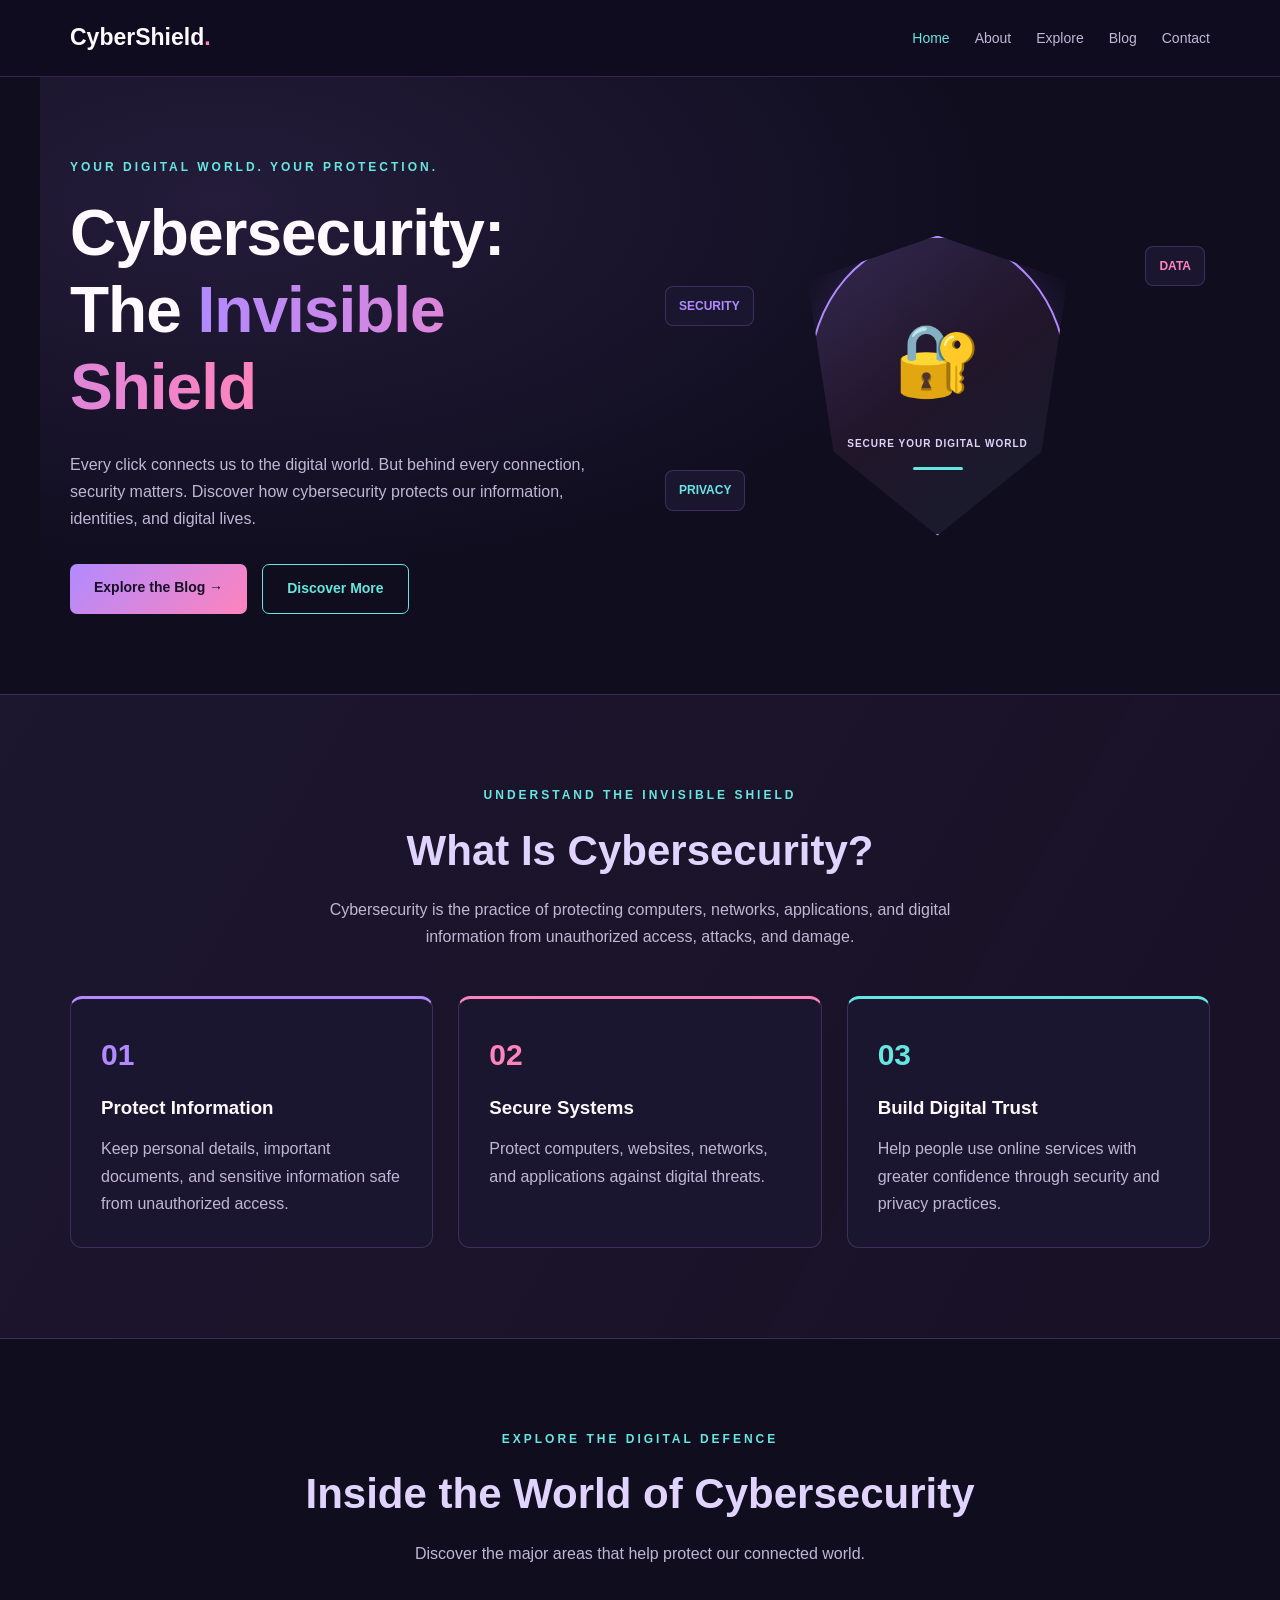
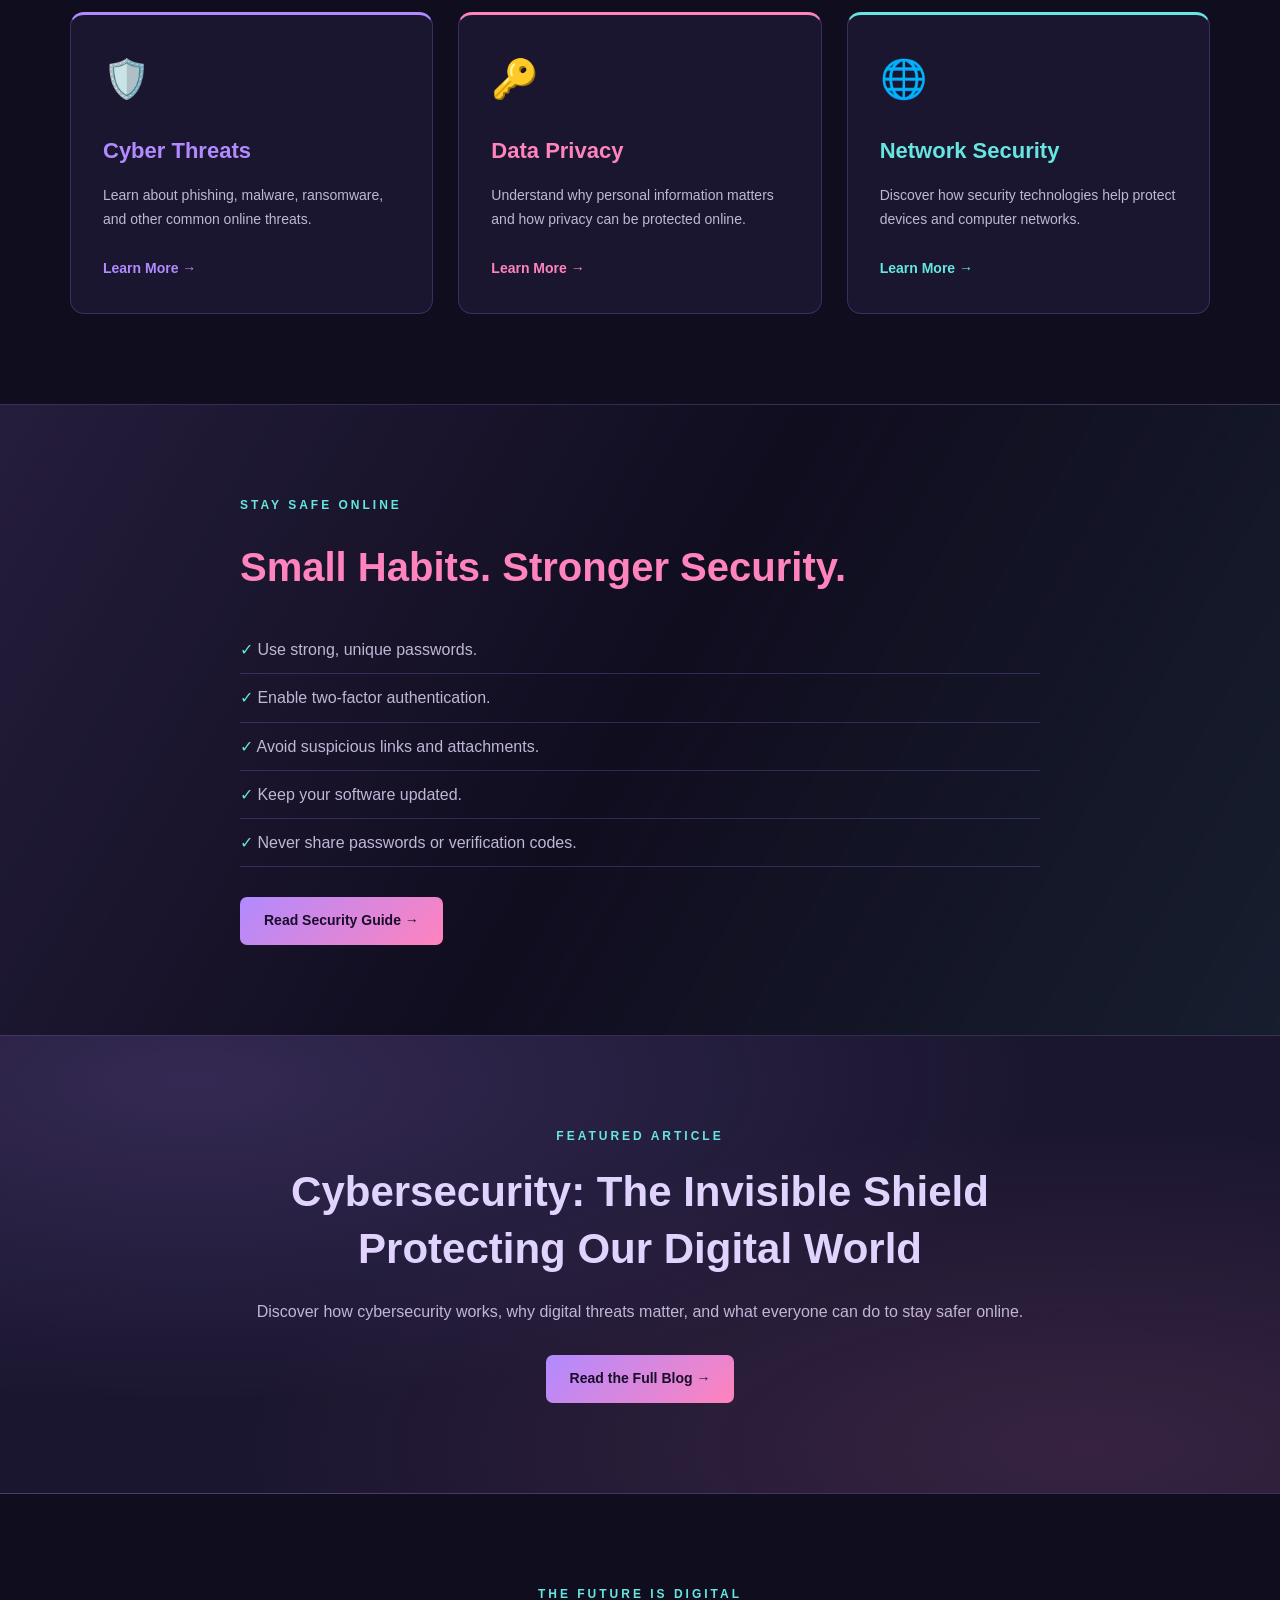
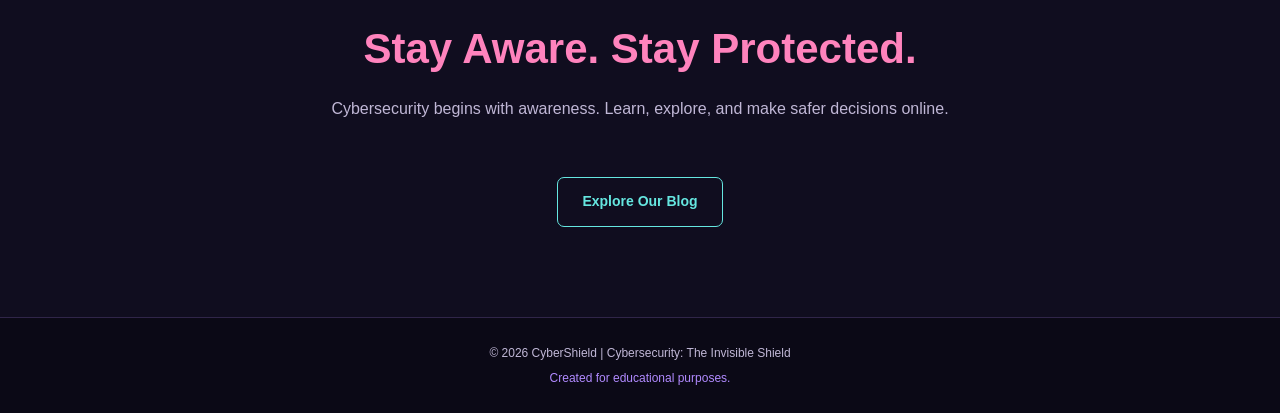
<file: index.html>
<!DOCTYPE html>
<html lang="en">
<head>
    <meta charset="UTF-8">
    <meta name="viewport" content="width=device-width, initial-scale=1.0">

    <title>Cybersecurity | The Invisible Shield</title>

    <link rel="stylesheet" href="style.css">
</head>

<body>

    <!-- Navigation Bar -->
    <header>
        <nav class="navbar">
            <a href="index.html" class="logo">
                CyberShield<span>.</span>
            </a>

            <ul class="nav-links">
                <li><a href="index.html" class="active">Home</a></li>
                <li><a href="#about">About</a></li>
                <li><a href="#explore">Explore</a></li>
                <li><a href="blog.html">Blog</a></li>
                <li><a href="#contact">Contact</a></li>
            </ul>
        </nav>
    </header>

    <!-- Hero Section -->
    <section class="hero">

        <div class="hero-content">
            <p class="tagline">YOUR DIGITAL WORLD. YOUR PROTECTION.</p>

            <h1>
                Cybersecurity:<br>
                The <span>Invisible Shield</span>
            </h1>

            <p class="hero-description">
                Every click connects us to the digital world.
                But behind every connection, security matters.
                Discover how cybersecurity protects our information,
                identities, and digital lives.
            </p>

            <div class="hero-buttons">
                <a href="blog.html" class="btn primary-btn">
                    Explore the Blog →
                </a>

                <a href="#explore" class="btn secondary-btn">
                    Discover More
                </a>
            </div>
        </div>

        <div class="hero-visual">
            <div class="shield">
                <div class="shield-icon">🔐</div>
                <p>SECURE YOUR DIGITAL WORLD</p>
                <span class="shield-line"></span>
            </div>

            <span class="floating floating-one">DATA</span>
            <span class="floating floating-two">PRIVACY</span>
            <span class="floating floating-three">SECURITY</span>
        </div>

    </section>

    <!-- About Section -->
    <section class="section about" id="about">

        <div class="section-heading">
            <p class="tagline">UNDERSTAND THE INVISIBLE SHIELD</p>

            <h2>What Is Cybersecurity?</h2>

            <p class="section-description">
                Cybersecurity is the practice of protecting computers,
                networks, applications, and digital information from
                unauthorized access, attacks, and damage.
            </p>
        </div>

        <div class="about-grid">

            <div class="about-box">
                <span class="about-number">01</span>
                <h3>Protect Information</h3>
                <p>
                    Keep personal details, important documents,
                    and sensitive information safe from unauthorized access.
                </p>
            </div>

            <div class="about-box">
                <span class="about-number">02</span>
                <h3>Secure Systems</h3>
                <p>
                    Protect computers, websites, networks, and applications
                    against digital threats.
                </p>
            </div>

            <div class="about-box">
                <span class="about-number">03</span>
                <h3>Build Digital Trust</h3>
                <p>
                    Help people use online services with greater confidence
                    through security and privacy practices.
                </p>
            </div>

        </div>

    </section>

    <!-- Explore Section -->
    <section class="section explore" id="explore">

        <div class="section-heading">
            <p class="tagline">EXPLORE THE DIGITAL DEFENCE</p>

            <h2>Inside the World of Cybersecurity</h2>

            <p class="section-description">
                Discover the major areas that help protect our
                connected world.
            </p>
        </div>

        <div class="card-container">

            <article class="topic-card purple-card">
                <div class="card-icon">🛡️</div>

                <h3>Cyber Threats</h3>

                <p>
                    Learn about phishing, malware, ransomware,
                    and other common online threats.
                </p>

                <a href="blog.html" class="card-link">
                    Learn More →
                </a>
            </article>

            <article class="topic-card pink-card">
                <div class="card-icon">🔑</div>

                <h3>Data Privacy</h3>

                <p>
                    Understand why personal information matters
                    and how privacy can be protected online.
                </p>

                <a href="blog.html" class="card-link">
                    Learn More →
                </a>
            </article>

            <article class="topic-card cyan-card">
                <div class="card-icon">🌐</div>

                <h3>Network Security</h3>

                <p>
                    Discover how security technologies help
                    protect devices and computer networks.
                </p>

                <a href="blog.html" class="card-link">
                    Learn More →
                </a>
            </article>

        </div>

    </section>

    <!-- Safety Tips Section -->
    <section class="tips-section">

        <div class="tips-content">
            <p class="tagline">STAY SAFE ONLINE</p>

            <h2>Small Habits. Stronger Security.</h2>

            <ul class="tips-list">
                <li>✓ Use strong, unique passwords.</li>
                <li>✓ Enable two-factor authentication.</li>
                <li>✓ Avoid suspicious links and attachments.</li>
                <li>✓ Keep your software updated.</li>
                <li>✓ Never share passwords or verification codes.</li>
            </ul>

            <a href="blog.html" class="btn primary-btn">
                Read Security Guide →
            </a>
        </div>

    </section>

    <!-- Blog Preview -->
    <section class="blog-preview">

        <div class="preview-content">
            <p class="tagline">FEATURED ARTICLE</p>

            <h2>
                Cybersecurity: The Invisible Shield
                Protecting Our Digital World
            </h2>

            <p>
                Discover how cybersecurity works, why digital threats
                matter, and what everyone can do to stay safer online.
            </p>

            <a href="blog.html" class="btn primary-btn">
                Read the Full Blog →
            </a>
        </div>

    </section>

    <!-- Contact Section -->
    <section class="section contact" id="contact">

        <div class="section-heading">
            <p class="tagline">THE FUTURE IS DIGITAL</p>

            <h2>Stay Aware. Stay Protected.</h2>

            <p class="section-description">
                Cybersecurity begins with awareness.
                Learn, explore, and make safer decisions online.
            </p>
        </div>

        <a href="blog.html" class="btn secondary-btn">
            Explore Our Blog
        </a>

    </section>

    <!-- Footer -->
    <footer>
        <p>
            © 2026 CyberShield | Cybersecurity: The Invisible Shield
        </p>

        <p class="footer-note">
            Created for educational purposes.
        </p>
    </footer>

</body>
</html>
</file>
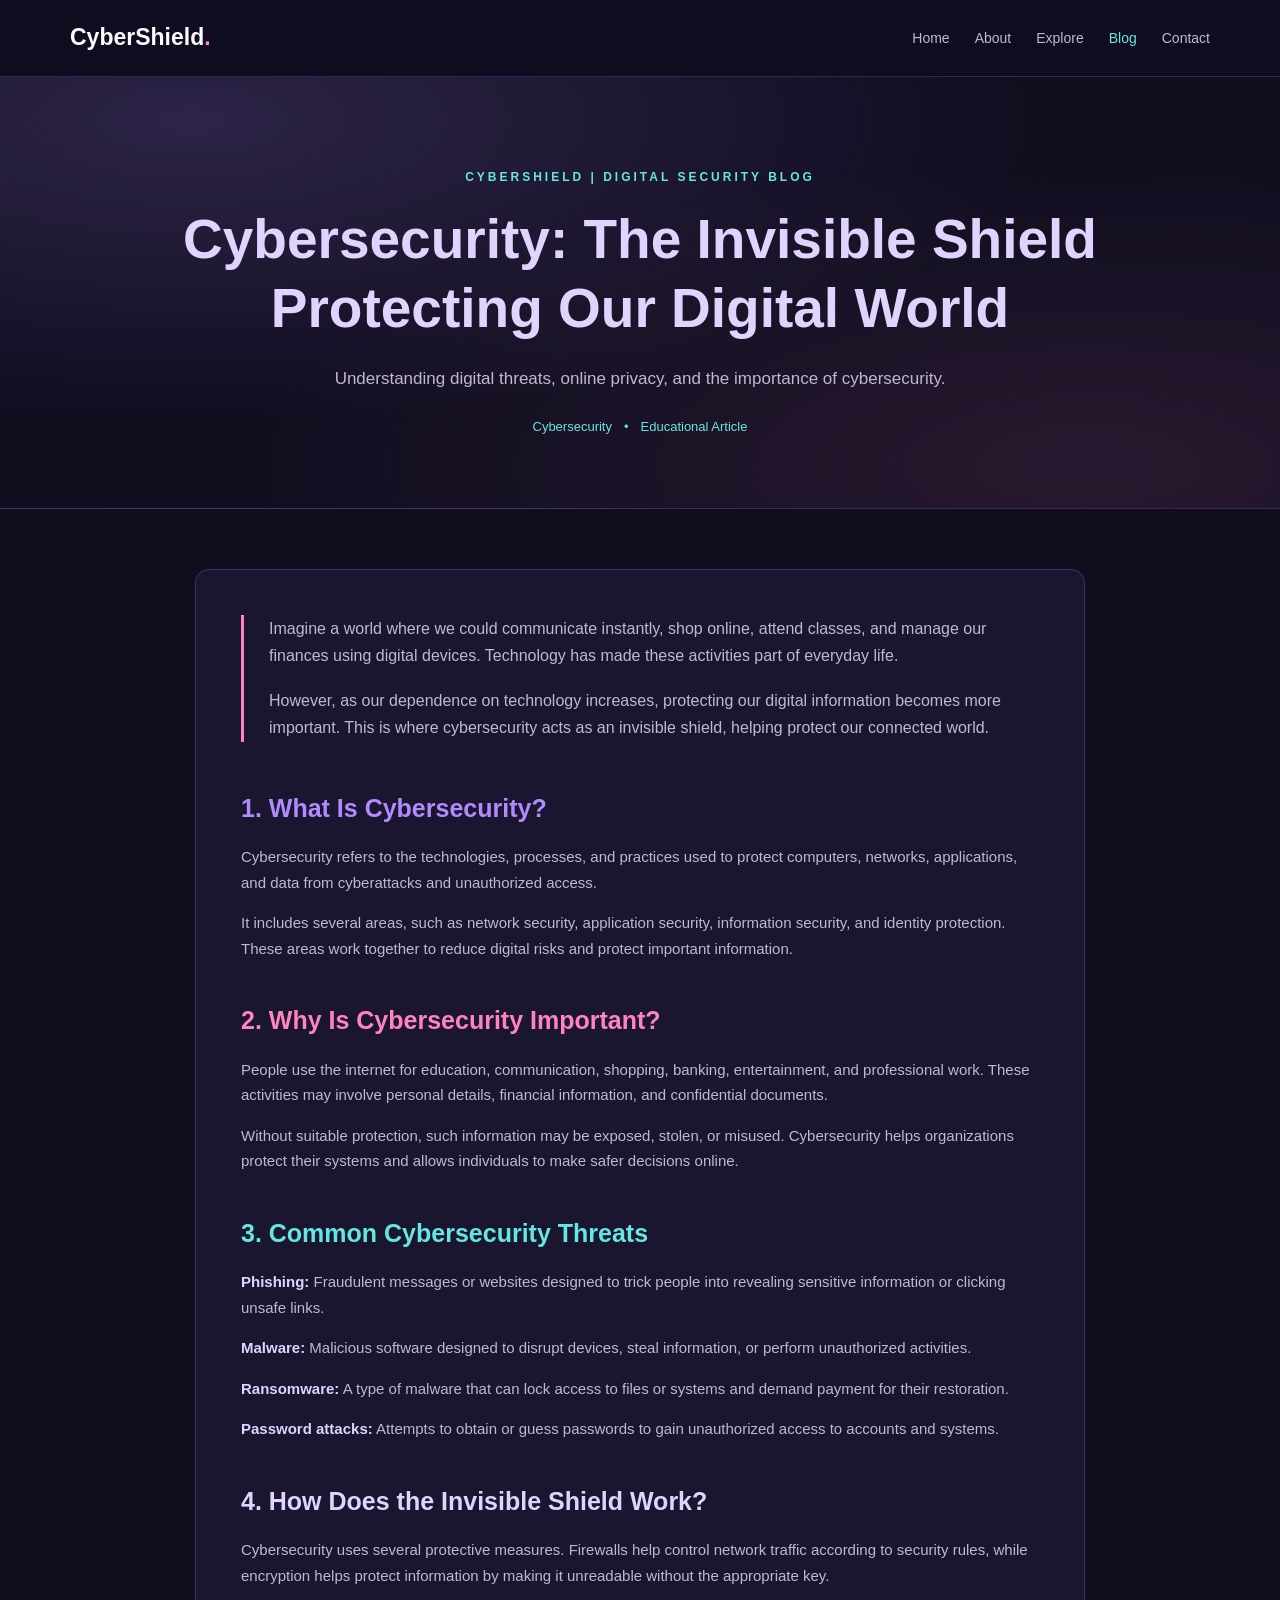
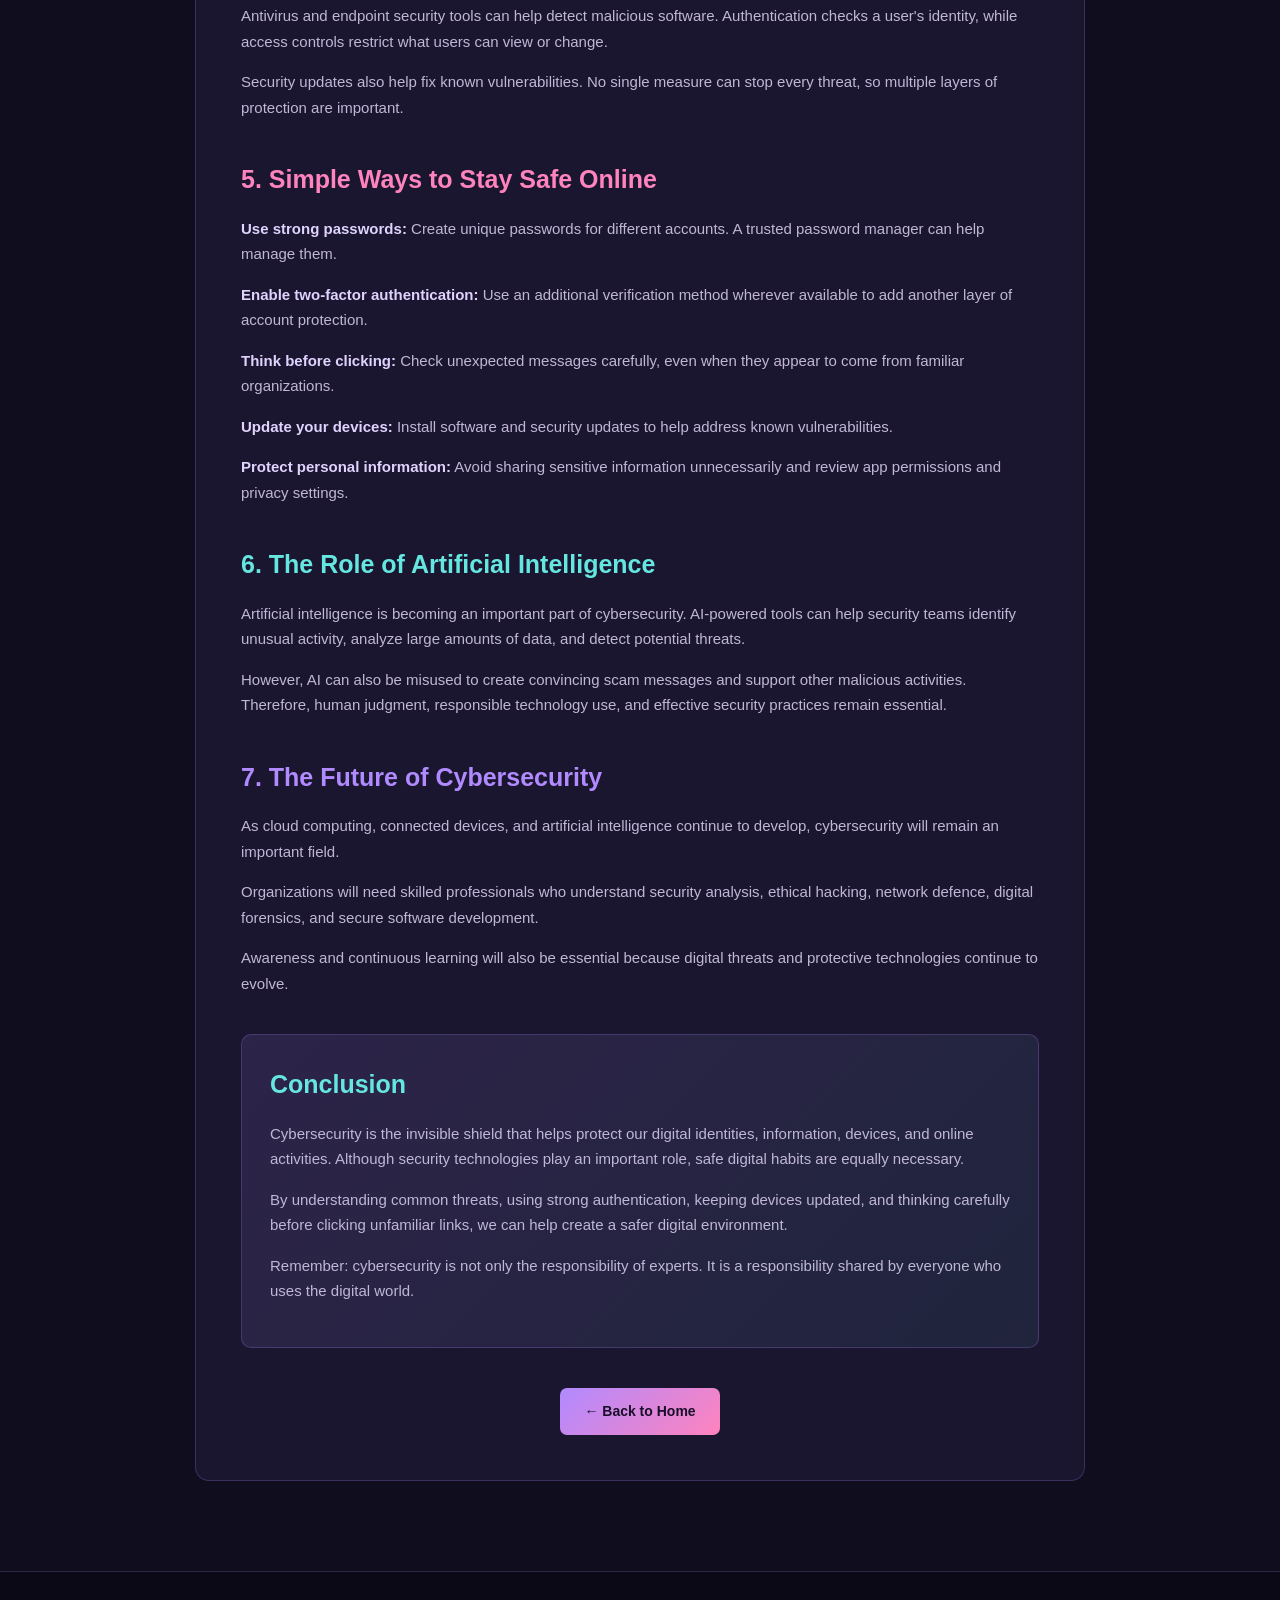
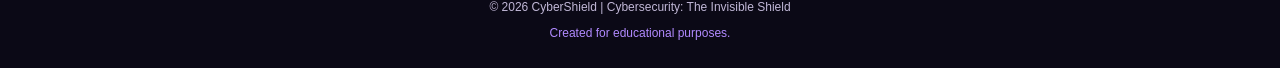
<file: blog.html>
<!DOCTYPE html>
<html lang="en">
<head>
    <meta charset="UTF-8">
    <meta name="viewport" content="width=device-width, initial-scale=1.0">

    <title>Cybersecurity Blog | CyberShield</title>

    <link rel="stylesheet" href="style.css">
</head>

<body>

    <!-- Navigation Bar -->
    <header>
        <nav class="navbar">
            <a href="index.html" class="logo">
                CyberShield<span>.</span>
            </a>

            <ul class="nav-links">
                <li><a href="index.html">Home</a></li>
                <li><a href="index.html#about">About</a></li>
                <li><a href="index.html#explore">Explore</a></li>
                <li><a href="blog.html" class="active">Blog</a></li>
                <li><a href="index.html#contact">Contact</a></li>
            </ul>
        </nav>
    </header>

    <!-- Blog Header -->
    <section class="blog-hero">

        <p class="tagline">CYBERSHIELD | DIGITAL SECURITY BLOG</p>

        <h1>
            Cybersecurity: The Invisible Shield
            Protecting Our Digital World
        </h1>

        <p class="blog-subtitle">
            Understanding digital threats, online privacy,
            and the importance of cybersecurity.
        </p>

        <div class="blog-meta">
            <span>Cybersecurity</span>
            <span>•</span>
            <span>Educational Article</span>
        </div>

    </section>

    <!-- Blog Article -->
    <main class="article-container">

        <article class="blog-article">

            <div class="article-intro">
                <p>
                    Imagine a world where we could communicate instantly,
                    shop online, attend classes, and manage our finances
                    using digital devices. Technology has made these
                    activities part of everyday life.
                </p>

                <p>
                    However, as our dependence on technology increases,
                    protecting our digital information becomes more
                    important. This is where cybersecurity acts as an
                    invisible shield, helping protect our connected world.
                </p>
            </div>

            <section class="article-section">
                <h2>1. What Is Cybersecurity?</h2>

                <p>
                    Cybersecurity refers to the technologies, processes,
                    and practices used to protect computers, networks,
                    applications, and data from cyberattacks and
                    unauthorized access.
                </p>

                <p>
                    It includes several areas, such as network security,
                    application security, information security, and
                    identity protection. These areas work together to
                    reduce digital risks and protect important information.
                </p>
            </section>

            <section class="article-section">
                <h2>2. Why Is Cybersecurity Important?</h2>

                <p>
                    People use the internet for education, communication,
                    shopping, banking, entertainment, and professional work.
                    These activities may involve personal details,
                    financial information, and confidential documents.
                </p>

                <p>
                    Without suitable protection, such information may be
                    exposed, stolen, or misused. Cybersecurity helps
                    organizations protect their systems and allows
                    individuals to make safer decisions online.
                </p>
            </section>

            <section class="article-section">
                <h2>3. Common Cybersecurity Threats</h2>

                <p>
                    <strong>Phishing:</strong> Fraudulent messages or
                    websites designed to trick people into revealing
                    sensitive information or clicking unsafe links.
                </p>

                <p>
                    <strong>Malware:</strong> Malicious software designed
                    to disrupt devices, steal information, or perform
                    unauthorized activities.
                </p>

                <p>
                    <strong>Ransomware:</strong> A type of malware that
                    can lock access to files or systems and demand
                    payment for their restoration.
                </p>

                <p>
                    <strong>Password attacks:</strong> Attempts to obtain
                    or guess passwords to gain unauthorized access
                    to accounts and systems.
                </p>
            </section>

            <section class="article-section">
                <h2>4. How Does the Invisible Shield Work?</h2>

                <p>
                    Cybersecurity uses several protective measures.
                    Firewalls help control network traffic according
                    to security rules, while encryption helps protect
                    information by making it unreadable without the
                    appropriate key.
                </p>

                <p>
                    Antivirus and endpoint security tools can help detect
                    malicious software. Authentication checks a user's
                    identity, while access controls restrict what users
                    can view or change.
                </p>

                <p>
                    Security updates also help fix known vulnerabilities.
                    No single measure can stop every threat, so multiple
                    layers of protection are important.
                </p>
            </section>

            <section class="article-section">
                <h2>5. Simple Ways to Stay Safe Online</h2>

                <p>
                    <strong>Use strong passwords:</strong>
                    Create unique passwords for different accounts.
                    A trusted password manager can help manage them.
                </p>

                <p>
                    <strong>Enable two-factor authentication:</strong>
                    Use an additional verification method wherever
                    available to add another layer of account protection.
                </p>

                <p>
                    <strong>Think before clicking:</strong>
                    Check unexpected messages carefully, even when
                    they appear to come from familiar organizations.
                </p>

                <p>
                    <strong>Update your devices:</strong>
                    Install software and security updates to help
                    address known vulnerabilities.
                </p>

                <p>
                    <strong>Protect personal information:</strong>
                    Avoid sharing sensitive information unnecessarily
                    and review app permissions and privacy settings.
                </p>
            </section>

            <section class="article-section">
                <h2>6. The Role of Artificial Intelligence</h2>

                <p>
                    Artificial intelligence is becoming an important
                    part of cybersecurity. AI-powered tools can help
                    security teams identify unusual activity, analyze
                    large amounts of data, and detect potential threats.
                </p>

                <p>
                    However, AI can also be misused to create convincing
                    scam messages and support other malicious activities.
                    Therefore, human judgment, responsible technology use,
                    and effective security practices remain essential.
                </p>
            </section>

            <section class="article-section">
                <h2>7. The Future of Cybersecurity</h2>

                <p>
                    As cloud computing, connected devices, and artificial
                    intelligence continue to develop, cybersecurity will
                    remain an important field.
                </p>

                <p>
                    Organizations will need skilled professionals who
                    understand security analysis, ethical hacking,
                    network defence, digital forensics, and secure
                    software development.
                </p>

                <p>
                    Awareness and continuous learning will also be
                    essential because digital threats and protective
                    technologies continue to evolve.
                </p>
            </section>

            <section class="conclusion">
                <h2>Conclusion</h2>

                <p>
                    Cybersecurity is the invisible shield that helps
                    protect our digital identities, information,
                    devices, and online activities. Although security
                    technologies play an important role, safe digital
                    habits are equally necessary.
                </p>

                <p>
                    By understanding common threats, using strong
                    authentication, keeping devices updated, and thinking
                    carefully before clicking unfamiliar links, we can
                    help create a safer digital environment.
                </p>

                <p>
                    Remember: cybersecurity is not only the responsibility
                    of experts. It is a responsibility shared by everyone
                    who uses the digital world.
                </p>
            </section>

            <div class="back-link">
                <a href="index.html" class="btn primary-btn">
                    ← Back to Home
                </a>
            </div>

        </article>

    </main>

    <!-- Footer -->
    <footer>
        <p>
            © 2026 CyberShield | Cybersecurity: The Invisible Shield
        </p>

        <p class="footer-note">
            Created for educational purposes.
        </p>
    </footer>

</body>
</html>
</file>
<file: style.css>
/* ==========================================
   CYBERSHIELD - THE INVISIBLE SHIELD
   ========================================== */

/* Colour Palette */
:root {
    --background: #100d1f;
    --card-background: #1b1630;
    --purple: #b18aff;
    --pink: #ff83bd;
    --cyan: #65e6e0;
    --lavender: #e0d4ff;
    --white: #fffaff;
    --muted: #c0b7d6;
    --border: rgba(177, 138, 255, 0.22);
}

/* Reset */
* {
    margin: 0;
    padding: 0;
    box-sizing: border-box;
}

/* General Styles */
html {
    scroll-behavior: smooth;
    scroll-padding-top: 100px;
}

body {
    font-family: Arial, Helvetica, sans-serif;
    background: var(--background);
    color: var(--white);
    line-height: 1.7;
}

a {
    color: inherit;
    text-decoration: none;
}

p {
    color: var(--muted);
}

/* Navigation */
header {
    background: rgba(16, 13, 31, 0.97);
    border-bottom: 1px solid var(--border);
    position: sticky;
    top: 0;
    z-index: 100;
}

.navbar {
    max-width: 1200px;
    min-height: 76px;
    margin: auto;
    padding: 15px 30px;
    display: flex;
    align-items: center;
    justify-content: space-between;
    gap: 25px;
}

.logo {
    font-size: 23px;
    font-weight: bold;
    white-space: nowrap;
    color: var(--white);
}

.logo span {
    color: var(--pink);
}

.nav-links {
    display: flex;
    align-items: center;
    gap: 25px;
    list-style: none;
}

.nav-links a {
    color: var(--muted);
    font-size: 14px;
    transition: color 0.3s ease;
}

.nav-links a:hover,
.nav-links a.active {
    color: var(--cyan);
}

/* Buttons */
.btn {
    display: inline-block;
    padding: 12px 24px;
    border-radius: 7px;
    font-size: 14px;
    font-weight: bold;
    transition: 0.3s ease;
}

.primary-btn {
    background: linear-gradient(135deg, var(--purple), var(--pink));
    color: #180e29;
}

.primary-btn:hover {
    background: linear-gradient(135deg, var(--cyan), var(--lavender));
    transform: translateY(-3px);
}

.secondary-btn {
    border: 1px solid var(--cyan);
    color: var(--cyan);
}

.secondary-btn:hover {
    background: rgba(101, 230, 224, 0.1);
    transform: translateY(-3px);
}

/* Hero Section */
.hero {
    max-width: 1200px;
    min-height: 600px;
    margin: auto;
    padding: 80px 30px;
    display: flex;
    align-items: center;
    justify-content: space-between;
    gap: 50px;
    background:
        radial-gradient(
            ellipse at 15% 20%,
            rgba(177, 138, 255, 0.12),
            transparent 55%
        );
}

.hero-content {
    flex: 1;
}

.tagline {
    color: var(--cyan);
    font-size: 12px;
    font-weight: bold;
    letter-spacing: 3px;
    margin-bottom: 18px;
}

.hero h1 {
    font-size: clamp(38px, 5vw, 66px);
    line-height: 1.2;
    margin-bottom: 25px;
    letter-spacing: -1px;
}

.hero h1 span {
    background: linear-gradient(90deg, var(--purple), var(--pink));
    -webkit-background-clip: text;
    background-clip: text;
    color: transparent;
}

.hero-description {
    max-width: 560px;
    font-size: 16px;
    margin-bottom: 32px;
}

.hero-buttons {
    display: flex;
    flex-wrap: wrap;
    gap: 15px;
}

/* Shield Graphic */
.hero-visual {
    flex: 1;
    min-height: 350px;
    position: relative;
    display: flex;
    align-items: center;
    justify-content: center;
}

.shield {
    width: 260px;
    height: 300px;
    border: 2px solid var(--purple);
    border-radius: 48% 48% 45% 45%;
    clip-path: polygon(50% 0%, 100% 15%, 90% 72%, 50% 100%, 10% 72%, 0% 15%);
    background: linear-gradient(
        145deg,
        rgba(177, 138, 255, 0.2),
        rgba(255, 131, 189, 0.07),
        rgba(101, 230, 224, 0.08)
    );
    box-shadow: 0 0 45px rgba(177, 138, 255, 0.15);
    display: flex;
    flex-direction: column;
    align-items: center;
    justify-content: center;
    text-align: center;
    padding: 35px;
}

.shield-icon {
    font-size: 70px;
    margin-bottom: 15px;
}

.shield p {
    font-size: 10px;
    font-weight: bold;
    color: var(--lavender);
    letter-spacing: 1px;
}

.shield-line {
    width: 50px;
    height: 3px;
    margin-top: 15px;
    background: var(--cyan);
    border-radius: 5px;
}

.floating {
    position: absolute;
    background: var(--card-background);
    border: 1px solid var(--border);
    border-radius: 8px;
    padding: 9px 13px;
    font-size: 12px;
    font-weight: bold;
}

.floating-one {
    top: 35px;
    right: 5px;
    color: var(--pink);
}

.floating-two {
    bottom: 50px;
    left: 0;
    color: var(--cyan);
}

.floating-three {
    top: 75px;
    left: 0;
    color: var(--purple);
}

/* Sections */
.section {
    max-width: 1200px;
    margin: auto;
    padding: 90px 30px;
}

.section-heading {
    max-width: 780px;
    text-align: center;
    margin: 0 auto 45px;
}

.section-heading h2 {
    font-size: clamp(28px, 4vw, 42px);
    line-height: 1.3;
    margin-bottom: 18px;
    color: var(--lavender);
}

.section-description {
    max-width: 700px;
    margin: auto;
}

/* About Section */
.about {
    max-width: none;
    background: linear-gradient(
        120deg,
        rgba(177, 138, 255, 0.07),
        rgba(255, 131, 189, 0.04)
    );
    border-top: 1px solid var(--border);
    border-bottom: 1px solid var(--border);
}

.about .section-heading,
.about-grid {
    max-width: 1140px;
    margin-left: auto;
    margin-right: auto;
}

.about-grid {
    display: grid;
    grid-template-columns: repeat(3, 1fr);
    gap: 25px;
}

.about-box {
    padding: 30px;
    background: var(--card-background);
    border: 1px solid var(--border);
    border-radius: 12px;
}

.about-box:nth-child(1) {
    border-top: 3px solid var(--purple);
}

.about-box:nth-child(2) {
    border-top: 3px solid var(--pink);
}

.about-box:nth-child(3) {
    border-top: 3px solid var(--cyan);
}

.about-number {
    font-size: 30px;
    font-weight: bold;
    color: var(--purple);
}

.about-box:nth-child(2) .about-number {
    color: var(--pink);
}

.about-box:nth-child(3) .about-number {
    color: var(--cyan);
}

.about-box h3 {
    margin: 12px 0;
    color: var(--white);
}

/* Explore Cards */
.card-container {
    display: grid;
    grid-template-columns: repeat(3, 1fr);
    gap: 25px;
}

.topic-card {
    padding: 32px;
    border: 1px solid var(--border);
    border-radius: 14px;
    background: var(--card-background);
    transition: transform 0.3s ease, border-color 0.3s ease;
}

.topic-card:hover {
    transform: translateY(-7px);
}

.purple-card {
    border-top: 3px solid var(--purple);
}

.pink-card {
    border-top: 3px solid var(--pink);
}

.cyan-card {
    border-top: 3px solid var(--cyan);
}

.purple-card:hover {
    border-color: var(--purple);
}

.pink-card:hover {
    border-color: var(--pink);
}

.cyan-card:hover {
    border-color: var(--cyan);
}

.card-icon {
    font-size: 38px;
    margin-bottom: 20px;
}

.purple-card h3,
.purple-card .card-link {
    color: var(--purple);
}

.pink-card h3,
.pink-card .card-link {
    color: var(--pink);
}

.cyan-card h3,
.cyan-card .card-link {
    color: var(--cyan);
}

.topic-card h3 {
    font-size: 22px;
    margin-bottom: 15px;
}

.topic-card p {
    font-size: 14px;
    margin-bottom: 22px;
}

.card-link {
    font-weight: bold;
    font-size: 14px;
}

/* Safety Tips */
.tips-section {
    padding: 90px 30px;
    background: linear-gradient(
        120deg,
        rgba(177, 138, 255, 0.13),
        rgba(16, 13, 31, 0.95),
        rgba(101, 230, 224, 0.08)
    );
    border-top: 1px solid var(--border);
    border-bottom: 1px solid var(--border);
}

.tips-content {
    max-width: 800px;
    margin: auto;
}

.tips-content h2 {
    color: var(--pink);
    font-size: clamp(28px, 4vw, 40px);
    margin-bottom: 25px;
}

.tips-list {
    list-style: none;
    margin-bottom: 30px;
}

.tips-list li {
    padding: 10px 0;
    color: var(--muted);
    border-bottom: 1px solid var(--border);
}

.tips-list li::first-letter {
    color: var(--cyan);
}

/* Blog Preview */
.blog-preview {
    padding: 90px 30px;
    text-align: center;
    background:
        radial-gradient(
            ellipse at 15% 10%,
            rgba(177, 138, 255, 0.17),
            transparent 55%
        ),
        radial-gradient(
            ellipse at 85% 90%,
            rgba(255, 131, 189, 0.12),
            transparent 55%
        ),
        var(--card-background);
    border-bottom: 1px solid var(--border);
}

.preview-content {
    max-width: 800px;
    margin: auto;
}

.preview-content h2 {
    color: var(--lavender);
    font-size: clamp(28px, 4vw, 42px);
    line-height: 1.35;
    margin-bottom: 20px;
}

.preview-content p:not(.tagline) {
    margin-bottom: 30px;
}

/* Contact Section */
.contact {
    text-align: center;
}

.contact h2 {
    color: var(--pink);
}

.contact .btn {
    margin-top: 10px;
}

/* Blog Hero */
.blog-hero {
    padding: 90px 30px 70px;
    text-align: center;
    background:
        radial-gradient(
            ellipse at 15% 10%,
            rgba(177, 138, 255, 0.18),
            transparent 55%
        ),
        radial-gradient(
            ellipse at 85% 90%,
            rgba(255, 131, 189, 0.10),
            transparent 55%
        );
    border-bottom: 1px solid var(--border);
}

.blog-hero h1 {
    max-width: 950px;
    margin: 0 auto 22px;
    font-size: clamp(34px, 5vw, 55px);
    line-height: 1.25;
    color: var(--lavender);
}

.blog-subtitle {
    font-size: 17px;
    margin-bottom: 22px;
}

.blog-meta {
    display: flex;
    justify-content: center;
    gap: 12px;
    color: var(--cyan);
    font-size: 13px;
}

/* Blog Article */
.article-container {
    max-width: 950px;
    padding: 60px 30px 90px;
    margin: auto;
}

.blog-article {
    background: var(--card-background);
    border: 1px solid var(--border);
    border-radius: 14px;
    padding: 45px;
}

.article-intro {
    border-left: 3px solid var(--pink);
    padding-left: 25px;
    margin-bottom: 45px;
}

.article-intro p {
    font-size: 16px;
    margin-bottom: 18px;
}

.article-section {
    margin-bottom: 38px;
}

.article-section h2,
.conclusion h2 {
    font-size: 25px;
    margin-bottom: 15px;
}

.article-section:nth-of-type(1) h2 {
    color: var(--purple);
}

.article-section:nth-of-type(2) h2 {
    color: var(--pink);
}

.article-section:nth-of-type(3) h2 {
    color: var(--cyan);
}

.article-section:nth-of-type(4) h2 {
    color: var(--lavender);
}

.article-section:nth-of-type(5) h2 {
    color: var(--pink);
}

.article-section:nth-of-type(6) h2 {
    color: var(--cyan);
}

.article-section:nth-of-type(7) h2 {
    color: var(--purple);
}

.article-section p,
.conclusion p {
    font-size: 15px;
    margin-bottom: 15px;
}

.article-section strong {
    color: var(--lavender);
}

.conclusion {
    padding: 28px;
    background: linear-gradient(
        135deg,
        rgba(177, 138, 255, 0.12),
        rgba(101, 230, 224, 0.07)
    );
    border: 1px solid var(--border);
    border-radius: 10px;
}

.conclusion h2 {
    color: var(--cyan);
}

.back-link {
    margin-top: 40px;
    text-align: center;
}

/* Footer */
footer {
    padding: 25px 20px;
    text-align: center;
    background: #0b0916;
    border-top: 1px solid var(--border);
}

footer p {
    font-size: 12px;
}

.footer-note {
    margin-top: 5px;
    color: var(--purple);
}

/* Responsive Design */
@media (max-width: 900px) {
    .hero {
        gap: 25px;
    }

    .card-container,
    .about-grid {
        grid-template-columns: repeat(2, 1fr);
    }

    .cyan-card {
        grid-column: 1 / -1;
    }

    .about-box:last-child {
        grid-column: 1 / -1;
    }

    .nav-links {
        gap: 15px;
    }

    .logo {
        font-size: 20px;
    }
}

@media (max-width: 650px) {
    .navbar {
        flex-direction: column;
        gap: 12px;
        padding: 18px 15px;
    }

    .nav-links {
        justify-content: center;
        flex-wrap: wrap;
        gap: 10px 16px;
    }

    .nav-links a {
        font-size: 13px;
    }

    .hero {
        flex-direction: column;
        text-align: center;
        padding: 60px 22px;
    }

    .hero-description {
        margin-left: auto;
        margin-right: auto;
    }

    .hero-buttons {
        justify-content: center;
    }

    .hero-visual {
        width: 100%;
        min-height: 350px;
        margin-top: 15px;
    }

    .shield {
        transform: scale(0.85);
    }

    .section {
        padding: 65px 22px;
    }

    .card-container,
    .about-grid {
        grid-template-columns: 1fr;
    }

    .cyan-card,
    .about-box:last-child {
        grid-column: auto;
    }

    .tips-section,
    .blog-preview {
        padding: 65px 22px;
    }

    .blog-hero {
        padding: 65px 22px 50px;
    }

    .article-container {
        padding: 35px 15px 60px;
    }

    .blog-article {
        padding: 25px 20px;
    }

    .article-intro {
        padding-left: 17px;
    }

    .article-section h2,
    .conclusion h2 {
        font-size: 22px;
    }
}
</file>
